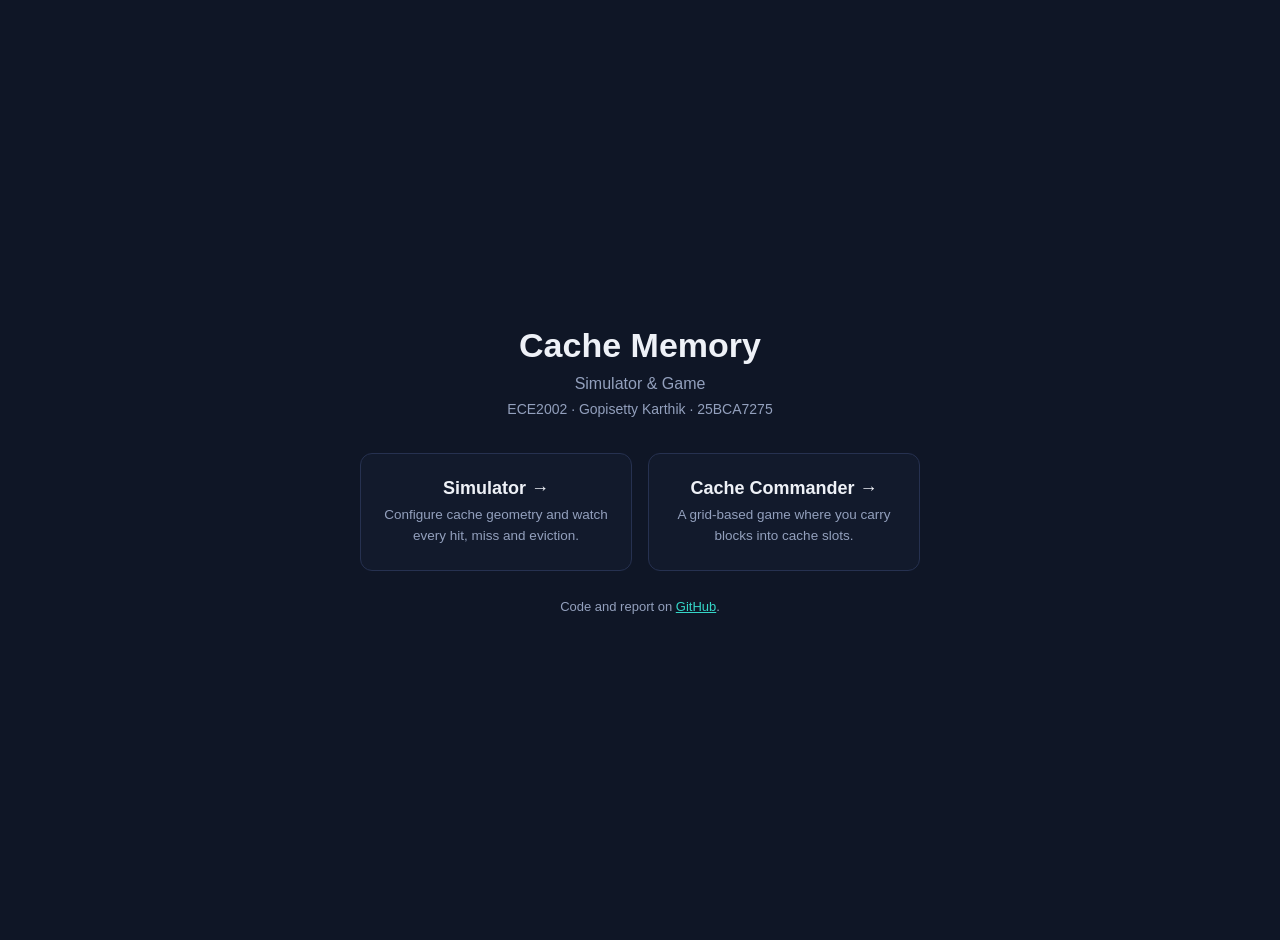
<file: index.html>
<!DOCTYPE html>
<html lang="en">
<head>
<meta charset="UTF-8">
<meta name="viewport" content="width=device-width,initial-scale=1">
<title>Cache Memory — Simulator & Game</title>
<style>
  body{margin:0;min-height:100vh;display:flex;align-items:center;justify-content:center;
    font-family:-apple-system,BlinkMacSystemFont,"Segoe UI",sans-serif;
    background:#0f1626;color:#eef1f7;padding:20px}
  .box{max-width:560px;text-align:center}
  h1{font-size:34px;margin:0 0 10px}
  .sub{color:#93a0bd;margin-bottom:8px}
  .meta{color:#93a0bd;font-size:14px;margin-bottom:36px}
  .cards{display:grid;gap:16px;grid-template-columns:1fr 1fr}
  @media(max-width:500px){.cards{grid-template-columns:1fr}}
  a.card{display:block;padding:24px 20px;background:#121a2c;border:1px solid #263150;
    border-radius:12px;color:#eef1f7;text-decoration:none;transition:border-color .15s}
  a.card:hover{border-color:#35d6c8}
  a.card b{display:block;font-size:18px;margin-bottom:6px}
  a.card span{color:#93a0bd;font-size:13.5px;line-height:1.5}
  .foot{margin-top:28px;font-size:13px;color:#93a0bd}
  .foot a{color:#35d6c8}
</style>
</head>
<body>
<div class="box">
  <h1>Cache Memory</h1>
  <div class="sub">Simulator &amp; Game</div>
  <div class="meta">ECE2002 · Gopisetty Karthik · 25BCA7275</div>
  <div class="cards">
    <a class="card" href="./simulator/">
      <b>Simulator →</b>
      <span>Configure cache geometry and watch every hit, miss and eviction.</span>
    </a>
    <a class="card" href="./cache-commander/">
      <b>Cache Commander →</b>
      <span>A grid-based game where you carry blocks into cache slots.</span>
    </a>
  </div>
  <div class="foot">
    Code and report on <a href="https://github.com/gopisettykarthik/cache_sim">GitHub</a>.
  </div>
</div>
</body>
</html>
</file>
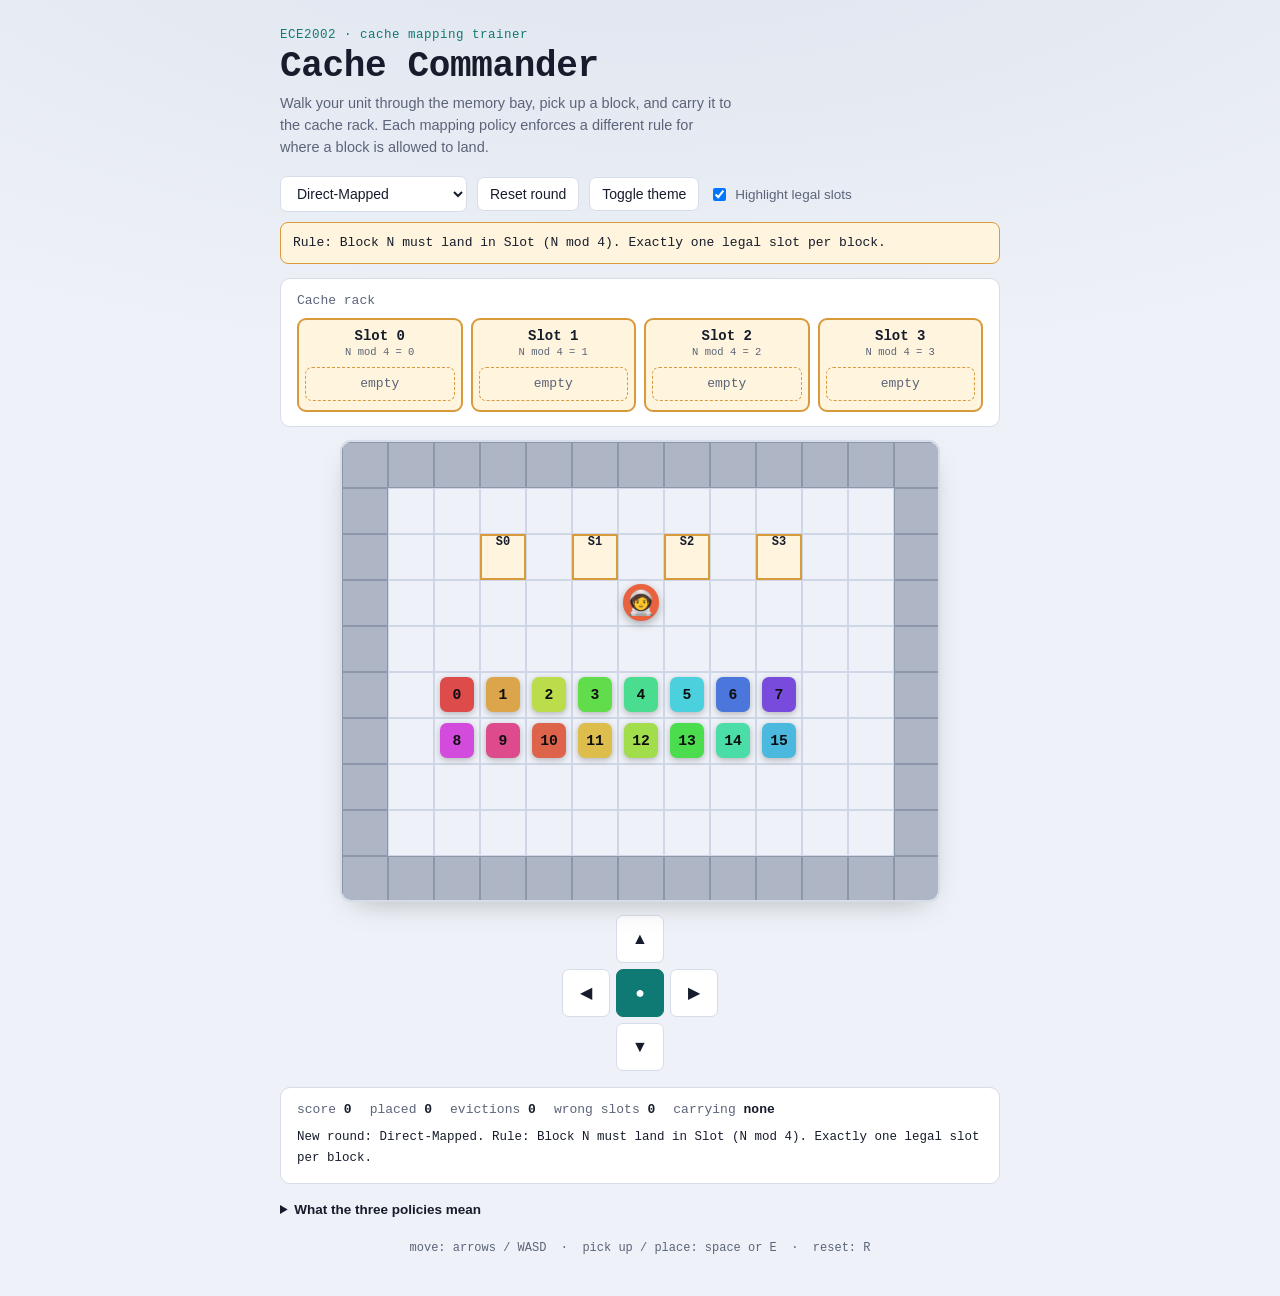
<file: cache-commander/index.html>
<!DOCTYPE html>
<html lang="en">
<head>
  <meta charset="UTF-8">
  <meta name="viewport" content="width=device-width, initial-scale=1">
  <title>Cache Commander</title>
  <link rel="stylesheet" href="style.css">
</head>
<body>
  <div class="wrap">

    <header>
      <div class="kicker">ECE2002 · cache mapping trainer</div>
      <h1>Cache Commander</h1>
      <p class="lede">Walk your unit through the memory bay, pick up a block, and carry it to the cache rack. Each mapping policy enforces a different rule for where a block is allowed to land.</p>
    </header>

    <div class="control-row">
      <select id="policySelect" aria-label="Mapping policy">
        <option value="direct">Direct-Mapped</option>
        <option value="full">Fully Associative</option>
        <option value="set2">2-Way Set-Associative</option>
      </select>
      <button id="resetBtn">Reset round</button>
      <button id="themeBtn">Toggle theme</button>
      <label class="hint-toggle">
        <input type="checkbox" id="hintToggle" checked> Highlight legal slots
      </label>
    </div>

    <div class="rule" id="ruleText"></div>

    <!-- Cache rack: slot number + the block currently inside -->
    <section class="panel rack-panel">
      <div class="panel-title">Cache rack</div>
      <div class="rack" id="rack"></div>
    </section>

    <div id="fieldOuter">
      <div id="gridWrap">
        <div id="field"></div>
        <div id="overlay"></div>
      </div>
    </div>

    <div class="touch">
      <button class="tc-up" data-dir="up" aria-label="Up">▲</button>
      <button class="tc-left" data-dir="left" aria-label="Left">◀</button>
      <button class="tc-act" id="actBtn" aria-label="Pick up or place">●</button>
      <button class="tc-right" data-dir="right" aria-label="Right">▶</button>
      <button class="tc-down" data-dir="down" aria-label="Down">▼</button>
    </div>

    <div class="panel">
      <div class="stats-row">
        <span>score <b id="statScore">0</b></span>
        <span>placed <b id="statPlaced">0</b></span>
        <span>evictions <b id="statEvict">0</b></span>
        <span>wrong slots <b id="statWrong">0</b></span>
        <span>carrying <b id="statCarry">none</b></span>
      </div>
      <div id="log"></div>
    </div>

    <details>
      <summary>What the three policies mean</summary>
      <p><b>Direct-Mapped</b> — each block has exactly one legal slot, given by (block address) mod (number of slots). Simple and fast, but two blocks that share a slot keep evicting each other.</p>
      <p><b>Fully Associative</b> — a block can land in any slot. You decide which occupant gets evicted once the rack is full, so you act as the replacement policy.</p>
      <p><b>2-Way Set-Associative</b> — slots are paired into sets. A block maps to one set, by address mod number of sets, but either slot in that set will accept it. A middle ground between the other two schemes.</p>
    </details>

    <footer>move: arrows / WASD &nbsp;·&nbsp; pick up / place: space or E &nbsp;·&nbsp; reset: R</footer>
  </div>

  <script src="script.js"></script>
</body>
</html>
</file>
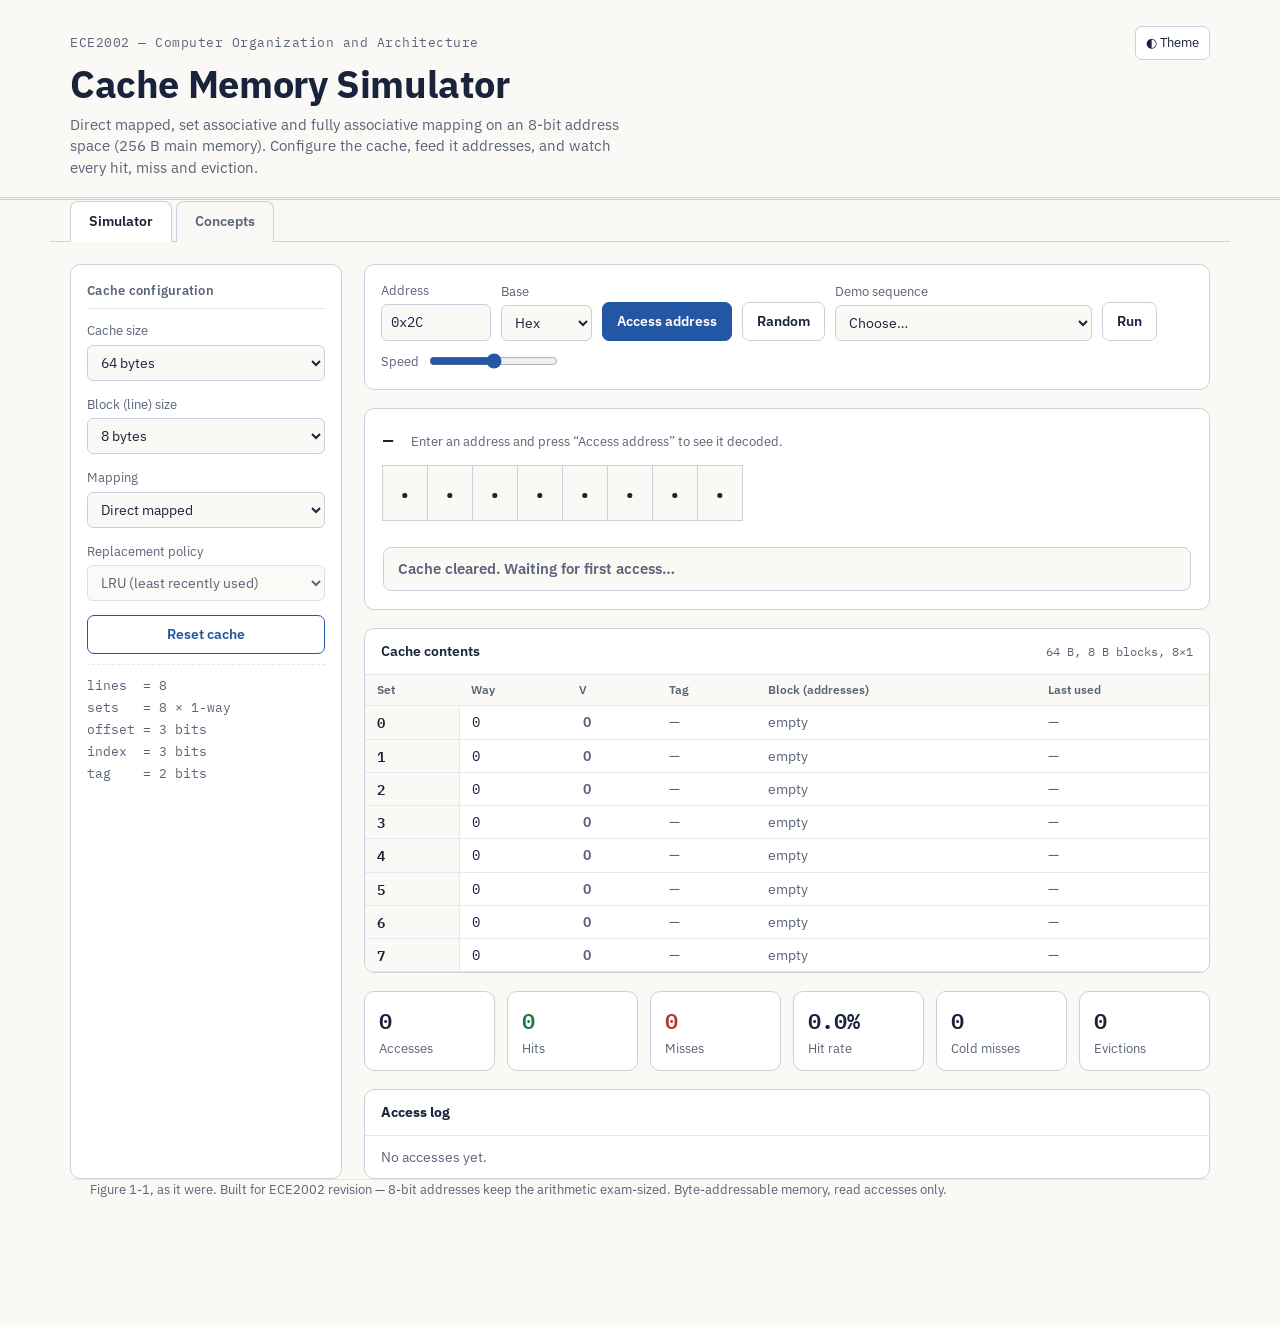
<file: simulator/index.html>
<!DOCTYPE html>
<html lang="en">
<head>
<meta charset="UTF-8">
<meta name="viewport" content="width=device-width, initial-scale=1, viewport-fit=cover">
<title>Cache Memory Simulator — ECE2002</title>
<link rel="stylesheet" href="https://fonts.googleapis.com/css2?family=IBM+Plex+Sans:wght@400;500;600;700&family=IBM+Plex+Mono:wght@400;500;600&display=swap">
<style>
:root{
  --paper:#FAF9F5; --panel:#FFFFFF; --ink:#19233B; --ink-dim:#5A6478;
  --line:#CBD1DC; --line-soft:#E4E8EF;
  --blue:#2456A6; --blue-ink:#1B3E78; --blue-soft:#E7EDF8;
  --tag-c:#2456A6; --tag-bg:#E3EAF7;
  --idx-c:#A05E14; --idx-bg:#F7EAD8;
  --off-c:#1F7A6B; --off-bg:#DFF0EC;
  --hit:#1E7A46; --hit-bg:#E0F1E6;
  --miss:#B03A2E; --miss-bg:#F8E5E1;
  --flash:#FFF3C9;
  box-sizing:border-box;
  padding-top:env(safe-area-inset-top,0px);
  padding-bottom:env(safe-area-inset-bottom,0px);
}
@media (prefers-color-scheme: dark){
  :root:not([data-theme="light"]){
    color-scheme:dark;
    --paper:#111826; --panel:#192232; --ink:#E7EBF3; --ink-dim:#9AA5BC;
    --line:#32405C; --line-soft:#243049;
    --blue:#82A9E9; --blue-ink:#A9C4F2; --blue-soft:#1C2A45;
    --tag-c:#8FB2EC; --tag-bg:#1D2C4A;
    --idx-c:#E2A75B; --idx-bg:#3A2B14;
    --off-c:#5EC7B2; --off-bg:#143430;
    --hit:#5FCE8E; --hit-bg:#153122;
    --miss:#E8796C; --miss-bg:#3C1C17;
    --flash:#3A3417;
  }
}
:root[data-theme="dark"]{
  color-scheme:dark;
  --paper:#111826; --panel:#192232; --ink:#E7EBF3; --ink-dim:#9AA5BC;
  --line:#32405C; --line-soft:#243049;
  --blue:#82A9E9; --blue-ink:#A9C4F2; --blue-soft:#1C2A45;
  --tag-c:#8FB2EC; --tag-bg:#1D2C4A;
  --idx-c:#E2A75B; --idx-bg:#3A2B14;
  --off-c:#5EC7B2; --off-bg:#143430;
  --hit:#5FCE8E; --hit-bg:#153122;
  --miss:#E8796C; --miss-bg:#3C1C17;
  --flash:#3A3417;
}
html{scroll-padding-top:env(safe-area-inset-top,0px);height:100%}
*,*::before,*::after{box-sizing:inherit}
body{
  margin:0; background:var(--paper); color:var(--ink);
  font-family:"IBM Plex Sans",system-ui,-apple-system,"Segoe UI",sans-serif;
  font-size:15px; line-height:1.5;
}
.mono{font-family:"IBM Plex Mono","SFMono-Regular",Consolas,monospace}
.wrap{max-width:1180px;margin:0 auto;padding:0 20px 64px}

/* ---------- header: datasheet title block ---------- */
header{border-bottom:3px double var(--line);margin-bottom:0}
.title-block{
  max-width:1180px;margin:0 auto;padding:26px 20px 18px;
  display:flex;flex-wrap:wrap;gap:8px 24px;align-items:baseline;justify-content:space-between;
}
.part-no{font-family:"IBM Plex Mono",monospace;font-size:13px;color:var(--ink-dim);letter-spacing:.04em}
h1{font-size:clamp(26px,4.5vw,38px);font-weight:700;margin:2px 0 0;letter-spacing:-.01em}
.subtitle{color:var(--ink-dim);font-size:14.5px;margin-top:2px;max-width:62ch}
.hdr-right{display:flex;align-items:center;gap:10px}

/* ---------- tabs ---------- */
.tabs{max-width:1180px;margin:0 auto;padding:0 20px;display:flex;gap:4px;border-bottom:1px solid var(--line)}
.tab{
  appearance:none;border:1px solid var(--line);border-bottom:none;background:var(--paper);
  color:var(--ink-dim);font:inherit;font-weight:600;font-size:14px;
  padding:9px 18px;border-radius:8px 8px 0 0;cursor:pointer;position:relative;top:1px;
}
.tab[aria-selected="true"]{background:var(--panel);color:var(--ink);border-bottom:1px solid var(--panel)}
.tab:focus-visible{outline:2px solid var(--blue);outline-offset:2px}

/* ---------- layout ---------- */
.sim-grid{display:grid;grid-template-columns:272px 1fr;gap:22px;margin-top:22px}
@media(max-width:860px){.sim-grid{grid-template-columns:1fr}}
.panel{background:var(--panel);border:1px solid var(--line);border-radius:10px;padding:16px 16px 18px}
.panel h2{font-size:13px;font-weight:600;color:var(--ink-dim);margin:0 0 12px;letter-spacing:.02em;border-bottom:1px solid var(--line-soft);padding-bottom:8px}
fieldset{border:none;margin:0 0 14px;padding:0}
fieldset legend{font-size:13px;font-weight:600;margin-bottom:6px;padding:0}
label{display:block;font-size:13px;margin-bottom:4px;color:var(--ink-dim)}
select,input[type="text"]{
  width:100%;font:inherit;font-size:14px;color:var(--ink);background:var(--paper);
  border:1px solid var(--line);border-radius:6px;padding:7px 9px;
}
select:focus-visible,input:focus-visible,button:focus-visible{outline:2px solid var(--blue);outline-offset:1px}
.cfg-note{font-size:12.5px;color:var(--ink-dim);margin-top:10px;border-top:1px dashed var(--line-soft);padding-top:10px}
.cfg-note b{color:var(--ink)}
.derived{font-family:"IBM Plex Mono",monospace;font-size:12.5px;line-height:1.75}
.derived span{display:inline-block;min-width:1.4em}

/* ---------- buttons ---------- */
button.btn{
  appearance:none;font:inherit;font-weight:600;font-size:14px;cursor:pointer;
  border-radius:7px;padding:8px 14px;border:1px solid var(--blue);
  background:var(--blue);color:#fff;transition:filter .12s;
}
:root[data-theme="dark"] button.btn, html body button.btn.dark-fix{color:#fff}
button.btn:hover{filter:brightness(1.08)}
button.btn.ghost{background:var(--panel);color:var(--blue);border-color:var(--blue)}
button.btn.quiet{background:var(--panel);color:var(--ink);border-color:var(--line)}
button.btn:disabled{opacity:.45;cursor:not-allowed}
.icon-btn{appearance:none;border:1px solid var(--line);background:var(--panel);color:var(--ink);
  border-radius:7px;font:inherit;font-size:13px;padding:6px 10px;cursor:pointer}

/* ---------- access bar ---------- */
.access-bar{display:flex;flex-wrap:wrap;gap:10px;align-items:flex-end}
.access-bar .field{flex:0 0 auto}
.access-bar input[type="text"]{width:110px;font-family:"IBM Plex Mono",monospace}
.access-bar select{width:auto}
.spacer{flex:1}
.speed{display:flex;align-items:center;gap:8px;font-size:13px;color:var(--ink-dim)}
.speed input{accent-color:var(--blue)}

/* ---------- decode strip (hero) ---------- */
.decode{margin-top:18px;border:1px solid var(--line);border-radius:10px;background:var(--panel);padding:18px;overflow-x:auto}
.decode-top{display:flex;flex-wrap:wrap;gap:6px 18px;align-items:baseline;margin-bottom:12px}
.decode-top .addr{font-family:"IBM Plex Mono",monospace;font-size:17px;font-weight:600}
.decode-top .meaning{font-size:13px;color:var(--ink-dim)}
.bits{display:flex;gap:0;width:max-content}
.bit{
  font-family:"IBM Plex Mono",monospace;font-size:clamp(18px,3.2vw,26px);font-weight:600;
  width:clamp(34px,6vw,46px);height:clamp(44px,7vw,56px);
  display:flex;align-items:center;justify-content:center;
  border:1px solid var(--line);margin-left:-1px;background:var(--paper);
  transition:background .25s,color .25s,border-color .25s;
}
.bit.tag{background:var(--tag-bg);color:var(--tag-c);border-color:var(--tag-c)}
.bit.idx{background:var(--idx-bg);color:var(--idx-c);border-color:var(--idx-c)}
.bit.off{background:var(--off-bg);color:var(--off-c);border-color:var(--off-c)}
.legend{display:flex;flex-wrap:wrap;gap:8px 20px;margin-top:12px;font-size:13.5px}
.legend .chip{display:inline-flex;align-items:center;gap:7px}
.swatch{width:13px;height:13px;border-radius:3px;display:inline-block}
.legend .val{font-family:"IBM Plex Mono",monospace;font-weight:600}
.result{
  margin-top:14px;border-radius:8px;padding:10px 14px;font-weight:600;font-size:15px;
  border:1px solid var(--line);background:var(--paper);color:var(--ink-dim);
  transition:background .25s,color .25s,border-color .25s;
}
.result.hit{background:var(--hit-bg);border-color:var(--hit);color:var(--hit)}
.result.miss{background:var(--miss-bg);border-color:var(--miss);color:var(--miss)}
.result .sub{display:block;font-weight:400;font-size:13px;margin-top:2px}

/* ---------- cache table ---------- */
.table-wrap{margin-top:18px;border:1px solid var(--line);border-radius:10px;background:var(--panel);overflow:hidden}
.table-head{display:flex;justify-content:space-between;align-items:center;padding:12px 16px;border-bottom:1px solid var(--line-soft)}
.table-head h2{margin:0;font-size:14px;font-weight:600}
.table-scroll{overflow-x:auto}
table.cache{border-collapse:collapse;width:100%;font-size:13.5px}
table.cache th,table.cache td{padding:6px 12px;border-bottom:1px solid var(--line-soft);text-align:left;white-space:nowrap}
table.cache th{font-size:12px;font-weight:600;color:var(--ink-dim);background:var(--paper);position:sticky;top:0}
table.cache td.setcell{font-family:"IBM Plex Mono",monospace;font-weight:600;border-right:1px solid var(--line-soft);background:var(--paper)}
table.cache .mono-c{font-family:"IBM Plex Mono",monospace}
tr.row-target{background:var(--blue-soft)}
tr.row-hit{background:var(--hit-bg)}
tr.row-miss{background:var(--miss-bg)}
tr.row-fill{background:var(--flash)}
td.empty{color:var(--ink-dim)}
.vbit{display:inline-block;min-width:1.2em;text-align:center;font-weight:600}
.vbit.v1{color:var(--hit)}
.vbit.v0{color:var(--ink-dim)}

/* ---------- stats ---------- */
.stats{display:grid;grid-template-columns:repeat(auto-fit,minmax(120px,1fr));gap:12px;margin-top:18px}
.stat{background:var(--panel);border:1px solid var(--line);border-radius:10px;padding:12px 14px}
.stat .num{font-family:"IBM Plex Mono",monospace;font-size:22px;font-weight:600}
.stat .lbl{font-size:12.5px;color:var(--ink-dim);margin-top:2px}
.stat.hitc .num{color:var(--hit)} .stat.missc .num{color:var(--miss)}

/* ---------- log ---------- */
.log-wrap{margin-top:18px;background:var(--panel);border:1px solid var(--line);border-radius:10px}
.log-wrap h2{margin:0;padding:12px 16px;font-size:14px;border-bottom:1px solid var(--line-soft)}
.log{list-style:none;margin:0;padding:6px 0;max-height:260px;overflow-y:auto;font-size:13px}
.log li{padding:5px 16px;display:flex;flex-wrap:wrap;gap:6px 12px;align-items:baseline;border-bottom:1px dashed var(--line-soft)}
.log li:last-child{border-bottom:none}
.log .n{color:var(--ink-dim);font-family:"IBM Plex Mono",monospace;min-width:3ch}
.log .a{font-family:"IBM Plex Mono",monospace;font-weight:600}
.log .seg{font-family:"IBM Plex Mono",monospace}
.log .seg .t{color:var(--tag-c)} .log .seg .i{color:var(--idx-c)} .log .seg .o{color:var(--off-c)}
.log .res{font-weight:600}
.log .res.h{color:var(--hit)} .log .res.m{color:var(--miss)}
.log .ev{color:var(--ink-dim)}
.log-empty{padding:14px 16px;color:var(--ink-dim);font-size:13.5px}

/* ---------- concepts ---------- */
.concepts{margin-top:22px;display:grid;gap:18px}
.concept{background:var(--panel);border:1px solid var(--line);border-radius:10px;padding:18px 20px}
.concept h2{margin:0 0 8px;font-size:18px}
.concept h3{margin:16px 0 6px;font-size:15px}
.concept p{margin:6px 0;max-width:74ch}
.concept .fig{margin:12px 0 4px;overflow-x:auto}
.formula{
  font-family:"IBM Plex Mono",monospace;font-size:13.5px;background:var(--paper);
  border:1px solid var(--line-soft);border-radius:8px;padding:12px 14px;line-height:1.9;overflow-x:auto;
}
.formula b{color:var(--blue-ink)}
.map-grid{display:grid;grid-template-columns:repeat(auto-fit,minmax(280px,1fr));gap:18px}
.k-tag{color:var(--tag-c);font-weight:600} .k-idx{color:var(--idx-c);font-weight:600} .k-off{color:var(--off-c);font-weight:600}
svg text{font-family:"IBM Plex Mono",monospace}
.pol-list{margin:6px 0 0;padding-left:20px}
.pol-list li{margin-bottom:6px;max-width:72ch}
footer{margin-top:40px;color:var(--ink-dim);font-size:12.5px;border-top:1px solid var(--line-soft);padding-top:14px}
@media (prefers-reduced-motion: reduce){
  *{transition:none !important}
}
</style>
</head>
<body>
<header>
  <div class="title-block">
    <div>
      <div class="part-no mono">ECE2002 — Computer Organization and Architecture</div>
      <h1>Cache Memory Simulator</h1>
      <div class="subtitle">Direct mapped, set associative and fully associative mapping on an 8-bit address space (256 B main memory). Configure the cache, feed it addresses, and watch every hit, miss and eviction.</div>
    </div>
    <div class="hdr-right">
      <button class="icon-btn" id="themeBtn" aria-label="Toggle color theme">◐ Theme</button>
    </div>
  </div>
</header>

<div class="tabs" role="tablist">
  <button class="tab" id="tabSim" role="tab" aria-selected="true" aria-controls="viewSim">Simulator</button>
  <button class="tab" id="tabCon" role="tab" aria-selected="false" aria-controls="viewCon">Concepts</button>
</div>

<main class="wrap">

<!-- ================= SIMULATOR ================= -->
<section id="viewSim" role="tabpanel" aria-labelledby="tabSim">
  <div class="sim-grid">
    <!-- config -->
    <aside class="panel" aria-label="Cache configuration">
      <h2>Cache configuration</h2>
      <fieldset>
        <label for="cfgSize">Cache size</label>
        <select id="cfgSize">
          <option value="32">32 bytes</option>
          <option value="64" selected>64 bytes</option>
          <option value="128">128 bytes</option>
        </select>
      </fieldset>
      <fieldset>
        <label for="cfgBlock">Block (line) size</label>
        <select id="cfgBlock">
          <option value="4">4 bytes</option>
          <option value="8" selected>8 bytes</option>
          <option value="16">16 bytes</option>
        </select>
      </fieldset>
      <fieldset>
        <label for="cfgMap">Mapping</label>
        <select id="cfgMap">
          <option value="1" selected>Direct mapped</option>
          <option value="2">2-way set associative</option>
          <option value="4">4-way set associative</option>
          <option value="full">Fully associative</option>
        </select>
      </fieldset>
      <fieldset>
        <label for="cfgPol">Replacement policy</label>
        <select id="cfgPol">
          <option value="LRU" selected>LRU (least recently used)</option>
          <option value="FIFO">FIFO (first in, first out)</option>
          <option value="RAND">Random</option>
        </select>
      </fieldset>
      <button class="btn ghost" id="btnReset" style="width:100%">Reset cache</button>
      <div class="cfg-note">
        <div class="derived" id="derived"></div>
      </div>
    </aside>

    <!-- sim area -->
    <div>
      <div class="panel">
        <div class="access-bar">
          <div class="field">
            <label for="addrIn">Address</label>
            <input type="text" id="addrIn" value="0x2C" spellcheck="false" autocomplete="off">
          </div>
          <div class="field">
            <label for="addrBase">Base</label>
            <select id="addrBase">
              <option value="16" selected>Hex</option>
              <option value="10">Decimal</option>
            </select>
          </div>
          <button class="btn" id="btnAccess">Access address</button>
          <button class="btn quiet" id="btnRandom">Random</button>
          <div class="field">
            <label for="presetSel">Demo sequence</label>
            <select id="presetSel">
              <option value="">Choose…</option>
              <option value="seq">Sequential sweep (spatial locality)</option>
              <option value="loop">Loop ×2 (temporal locality)</option>
              <option value="thrash">Conflict thrash</option>
            </select>
          </div>
          <button class="btn quiet" id="btnRunPreset">Run</button>
          <div class="spacer"></div>
          <div class="speed">
            <label for="speedIn" style="margin:0">Speed</label>
            <input type="range" id="speedIn" min="120" max="1200" step="20" value="650">
          </div>
        </div>
      </div>

      <!-- decode strip -->
      <div class="decode" aria-live="polite">
        <div class="decode-top">
          <span class="addr" id="decAddr">—</span>
          <span class="meaning" id="decMeaning">Enter an address and press “Access address” to see it decoded.</span>
        </div>
        <div class="bits" id="bitRow"></div>
        <div class="legend" id="legend"></div>
        <div class="result" id="resultBox">Waiting for first access…</div>
      </div>

      <!-- cache table -->
      <div class="table-wrap">
        <div class="table-head">
          <h2>Cache contents</h2>
          <span class="mono" style="font-size:12px;color:var(--ink-dim)" id="tblMeta"></span>
        </div>
        <div class="table-scroll">
          <table class="cache" id="cacheTbl"></table>
        </div>
      </div>

      <!-- stats -->
      <div class="stats" id="stats"></div>

      <!-- log -->
      <div class="log-wrap">
        <h2>Access log</h2>
        <ul class="log" id="log"><li class="log-empty">No accesses yet.</li></ul>
      </div>
    </div>
  </div>
</section>

<!-- ================= CONCEPTS ================= -->
<section id="viewCon" role="tabpanel" aria-labelledby="tabCon" hidden>
  <div class="concepts">

    <div class="concept">
      <h2>Why a cache?</h2>
      <p>Main memory is big but slow; the CPU is fast but needs data now. A cache is a small, fast memory that keeps copies of recently used blocks so that most accesses are served in a few cycles instead of dozens. It works because programs show <strong>temporal locality</strong> (what you used recently, you’ll likely use again) and <strong>spatial locality</strong> (data near what you just used is likely next). A <strong>hit</strong> means the block is already in the cache; a <strong>miss</strong> means it must be fetched from main memory, and possibly evict an existing block to make room.</p>
    </div>

    <div class="concept">
      <h2>How an address is split</h2>
      <p>Every memory address is carved into three fields. From the right: the <span class="k-off">offset</span> selects a byte inside the block, the <span class="k-idx">index</span> selects which set of the cache to look in, and whatever remains is the <span class="k-tag">tag</span>, stored alongside the data so the cache can tell blocks apart.</p>
      <div class="formula" id="formulaBox"></div>
      <p id="formulaWorked" style="font-size:13.5px"></p>
    </div>

    <div class="concept">
      <h2>The three mapping schemes</h2>
      <div class="map-grid">
        <div>
          <h3>Direct mapped</h3>
          <p>Each memory block can live in exactly <strong>one</strong> line: <span class="mono">line = block mod (number of lines)</span>. Cheapest to build and fastest to check, but two hot blocks that share a line keep kicking each other out — a <strong>conflict miss</strong>.</p>
          <div class="fig">
            <svg width="280" height="120" viewBox="0 0 280 120" role="img" aria-label="Direct mapped: one block maps to one line">
              <rect x="10" y="20" width="60" height="80" fill="none" stroke="currentColor"/>
              <text x="40" y="14" font-size="11" text-anchor="middle">memory</text>
              <line x1="10" y1="40" x2="70" y2="40" stroke="currentColor"/>
              <line x1="10" y1="60" x2="70" y2="60" stroke="currentColor"/>
              <line x1="10" y1="80" x2="70" y2="80" stroke="currentColor"/>
              <rect x="200" y="35" width="60" height="50" fill="none" stroke="currentColor"/>
              <text x="230" y="29" font-size="11" text-anchor="middle">cache</text>
              <line x1="200" y1="60" x2="260" y2="60" stroke="currentColor"/>
              <path d="M70 30 C140 30 150 47 198 47" fill="none" stroke="#2456A6" stroke-width="2"/>
              <path d="M70 90 C140 90 150 73 198 73" fill="none" stroke="#2456A6" stroke-width="2"/>
            </svg>
          </div>
        </div>
        <div>
          <h3>Set associative</h3>
          <p>The cache is grouped into <strong>sets</strong> of k lines (k-way). A block maps to one set but may sit in <strong>any way</strong> within it: <span class="mono">set = block mod (number of sets)</span>. On a miss with a full set, the replacement policy picks the victim. The sweet spot used by real CPUs.</p>
          <div class="fig">
            <svg width="280" height="120" viewBox="0 0 280 120" role="img" aria-label="Set associative: one block maps to one set of several ways">
              <rect x="10" y="20" width="60" height="80" fill="none" stroke="currentColor"/>
              <text x="40" y="14" font-size="11" text-anchor="middle">memory</text>
              <line x1="10" y1="60" x2="70" y2="60" stroke="currentColor"/>
              <rect x="200" y="25" width="60" height="34" fill="none" stroke="#A05E14" stroke-width="1.6"/>
              <line x1="200" y1="42" x2="260" y2="42" stroke="currentColor"/>
              <rect x="200" y="63" width="60" height="34" fill="none" stroke="currentColor"/>
              <line x1="200" y1="80" x2="260" y2="80" stroke="currentColor"/>
              <text x="230" y="112" font-size="11" text-anchor="middle">2 sets × 2 ways</text>
              <path d="M70 40 C130 40 140 33 198 33" fill="none" stroke="#2456A6" stroke-width="2"/>
              <path d="M70 40 C130 40 140 51 198 51" fill="none" stroke="#2456A6" stroke-width="2" stroke-dasharray="4 3"/>
            </svg>
          </div>
        </div>
        <div>
          <h3>Fully associative</h3>
          <p>A block may go in <strong>any</strong> line — there is only one set, so the index field disappears and the address is just <span class="k-tag">tag</span> + <span class="k-off">offset</span>. No conflict misses, but every line’s tag must be compared in parallel, which is expensive hardware. Used for small structures like TLBs.</p>
          <div class="fig">
            <svg width="280" height="120" viewBox="0 0 280 120" role="img" aria-label="Fully associative: a block can go to any line">
              <rect x="10" y="20" width="60" height="80" fill="none" stroke="currentColor"/>
              <text x="40" y="14" font-size="11" text-anchor="middle">memory</text>
              <rect x="200" y="25" width="60" height="72" fill="none" stroke="currentColor"/>
              <line x1="200" y1="49" x2="260" y2="49" stroke="currentColor"/>
              <line x1="200" y1="73" x2="260" y2="73" stroke="currentColor"/>
              <text x="230" y="112" font-size="11" text-anchor="middle">any line</text>
              <path d="M70 40 C130 36 140 34 198 34" fill="none" stroke="#2456A6" stroke-width="2"/>
              <path d="M70 40 C130 48 140 58 198 60" fill="none" stroke="#2456A6" stroke-width="2" stroke-dasharray="4 3"/>
              <path d="M70 40 C130 60 140 82 198 86" fill="none" stroke="#2456A6" stroke-width="2" stroke-dasharray="2 4"/>
            </svg>
          </div>
        </div>
      </div>
    </div>

    <div class="concept">
      <h2>Replacement policies</h2>
      <p>When a set is full and a new block arrives, one resident block must go. The simulator implements all three classics:</p>
      <ul class="pol-list">
        <li><strong>LRU</strong> — evict the block untouched for the longest time. Best exploits temporal locality; needs usage tracking per line.</li>
        <li><strong>FIFO</strong> — evict the block that was <em>loaded</em> earliest, regardless of how recently it was used. Simpler hardware, slightly worse hit rates.</li>
        <li><strong>Random</strong> — pick any resident block. Surprisingly competitive, and immune to pathological access patterns.</li>
      </ul>
      <p style="margin-top:10px">Note that a direct-mapped cache has no choice to make — the incoming block’s one legal line is always the victim.</p>
    </div>

    <div class="concept">
      <h2>Reading the misses</h2>
      <p>The log labels each miss. A <strong>cold (compulsory) miss</strong> is the first-ever access to a block — unavoidable. Any later miss means the block was in the cache once and got evicted: either a <strong>conflict miss</strong> (another block mapped onto it) or a <strong>capacity miss</strong> (the working set simply doesn’t fit). Try the “Conflict thrash” demo under direct mapping, then re-run it 2-way — the misses vanish. That single comparison is the whole argument for associativity.</p>
    </div>

  </div>
</section>

<footer class="wrap">Figure 1-1, as it were. Built for ECE2002 revision — 8-bit addresses keep the arithmetic exam-sized. Byte-addressable memory, read accesses only.</footer>
</main>

<script>
"use strict";
/* ============ state ============ */
const ADDR_BITS = 8, MEM = 256;
let cfg = { size:64, block:8, ways:1, pol:"LRU" };
let cache = [];          // sets -> ways -> {valid, tag, loadedAt, lastUsed, blockAddr}
let clockN = 0;          // monotonic counter for LRU/FIFO
let stats = { acc:0, hit:0, miss:0, cold:0, evict:0 };
let seenBlocks = new Set();
let logN = 0;
let busy = false;

const $ = id => document.getElementById(id);
const log2 = n => Math.round(Math.log2(n));
const reduced = matchMedia("(prefers-reduced-motion: reduce)").matches;

function geom(){
  const lines = cfg.size / cfg.block;
  const ways = cfg.ways === "full" ? lines : Math.min(cfg.ways, lines);
  const sets = lines / ways;
  const offB = log2(cfg.block), idxB = log2(sets), tagB = ADDR_BITS - offB - idxB;
  return { lines, ways, sets, offB, idxB, tagB };
}

function resetCache(){
  const g = geom();
  cache = Array.from({length:g.sets}, () =>
    Array.from({length:g.ways}, () => ({valid:0, tag:0, loadedAt:0, lastUsed:0, blockAddr:0})));
  clockN = 0; stats = {acc:0,hit:0,miss:0,cold:0,evict:0}; seenBlocks.clear(); logN = 0;
  $("log").innerHTML = '<li class="log-empty">No accesses yet.</li>';
  $("resultBox").className = "result";
  $("resultBox").textContent = "Cache cleared. Waiting for first access…";
  $("decAddr").textContent = "—";
  $("decMeaning").textContent = "Enter an address and press “Access address” to see it decoded.";
  renderBits(null); renderLegend(null); renderTable(); renderStats(); renderDerived();
}

/* ============ rendering ============ */
function renderDerived(){
  const g = geom();
  $("derived").innerHTML =
    `lines&nbsp;&nbsp;= ${g.lines}<br>` +
    `sets&nbsp;&nbsp;&nbsp;= ${g.sets} × ${g.ways}-way<br>` +
    `offset = ${g.offB} bit${g.offB!==1?"s":""}<br>` +
    `index&nbsp;&nbsp;= ${g.idxB} bit${g.idxB!==1?"s":""}<br>` +
    `tag&nbsp;&nbsp;&nbsp;&nbsp;= ${g.tagB} bit${g.tagB!==1?"s":""}`;
  $("tblMeta").textContent = `${cfg.size} B, ${cfg.block} B blocks, ${g.sets}×${g.ways}`;
  $("cfgPol").disabled = (g.ways === 1);
  renderFormula(g);
}

function renderBits(split){
  const row = $("bitRow"); row.innerHTML = "";
  const g = geom();
  for (let i = ADDR_BITS-1; i >= 0; i--){
    const d = document.createElement("div");
    d.className = "bit";
    if (split){
      d.textContent = (split.addr >> i) & 1;
      if (i >= g.offB + g.idxB) d.classList.add("tag");
      else if (i >= g.offB) d.classList.add("idx");
      else d.classList.add("off");
    } else d.textContent = "·";
    row.appendChild(d);
  }
}

function renderLegend(split){
  const g = geom(), L = $("legend");
  if (!split){ L.innerHTML = ""; return; }
  const seg = (css,name,bits,val) => bits > 0 ?
    `<span class="chip"><span class="swatch" style="background:var(--${css}-c)"></span>${name} (${bits}b) = <span class="val">${val}</span></span>` : "";
  L.innerHTML =
    seg("tag","tag",g.tagB, split.tag) +
    seg("idx","set index",g.idxB, split.set) +
    seg("off","offset",g.offB, split.off);
}

function renderTable(hl){
  const g = geom(), t = $("cacheTbl");
  let h = `<thead><tr><th>Set</th><th>Way</th><th>V</th><th>Tag</th><th>Block (addresses)</th><th>${cfg.pol==="FIFO"?"Loaded":"Last used"}</th></tr></thead><tbody>`;
  for (let s = 0; s < g.sets; s++){
    for (let w = 0; w < g.ways; w++){
      const L = cache[s][w];
      let cls = "";
      if (hl && hl.set === s){
        cls = (hl.way === w) ? ` class="row-${hl.kind}"` : ` class="row-target"`;
      }
      h += `<tr${cls}>`;
      if (w === 0) h += `<td class="setcell" rowspan="${g.ways}">${s}</td>`;
      h += `<td class="mono-c">${w}</td>`;
      h += `<td><span class="vbit ${L.valid?"v1":"v0"}">${L.valid}</span></td>`;
      if (L.valid){
        const lo = L.blockAddr, hi = L.blockAddr + cfg.block - 1;
        h += `<td class="mono-c">${toBin(L.tag, g.tagB)} (0x${L.tag.toString(16).toUpperCase()})</td>`;
        h += `<td class="mono-c">0x${hex(lo)} – 0x${hex(hi)}</td>`;
        h += `<td class="mono-c">t=${cfg.pol==="FIFO"?L.loadedAt:L.lastUsed}</td>`;
      } else {
        h += `<td class="empty">—</td><td class="empty">empty</td><td class="empty">—</td>`;
      }
      h += "</tr>";
    }
  }
  t.innerHTML = h + "</tbody>";
}

function renderStats(){
  const rate = stats.acc ? (100*stats.hit/stats.acc).toFixed(1) : "0.0";
  $("stats").innerHTML =
    stat(stats.acc,"Accesses") +
    stat(stats.hit,"Hits","hitc") +
    stat(stats.miss,"Misses","missc") +
    stat(rate+"%","Hit rate") +
    stat(stats.cold,"Cold misses") +
    stat(stats.evict,"Evictions");
}
const stat = (n,l,c="") => `<div class="stat ${c}"><div class="num">${n}</div><div class="lbl">${l}</div></div>`;

function renderFormula(g){
  $("formulaBox").innerHTML =
    `offset bits = log₂(block size)&nbsp;&nbsp;&nbsp;= log₂(${cfg.block})&nbsp;= <b>${g.offB}</b><br>` +
    `index bits&nbsp; = log₂(number of sets) = log₂(${g.sets})&nbsp;= <b>${g.idxB}</b><br>` +
    `tag bits&nbsp;&nbsp;&nbsp; = address − index − offset = ${ADDR_BITS} − ${g.idxB} − ${g.offB} = <b>${g.tagB}</b>`;
  $("formulaWorked").innerHTML =
    `With the current configuration (${cfg.size} B cache, ${cfg.block} B blocks, ${g.sets} set${g.sets!==1?"s":""} × ${g.ways} way${g.ways!==1?"s":""}), an 8-bit address splits as <span class="k-tag">${g.tagB}-bit tag</span> | <span class="k-idx">${g.idxB}-bit index</span> | <span class="k-off">${g.offB}-bit offset</span>. Switch the configuration in the Simulator tab and this updates.`;
}

function logEntry(split, res){
  if (logN === 0) $("log").innerHTML = "";
  logN++;
  const g = geom();
  const b = toBin(split.addr, ADDR_BITS);
  const segHtml =
    `<span class="t">${b.slice(0, g.tagB)}</span>` +
    (g.idxB ? `<span class="i">${b.slice(g.tagB, g.tagB+g.idxB)}</span>` : "") +
    `<span class="o">${b.slice(g.tagB+g.idxB)}</span>`;
  const li = document.createElement("li");
  li.innerHTML =
    `<span class="n">${logN}</span>` +
    `<span class="a">0x${hex(split.addr)}</span>` +
    `<span class="seg">${segHtml}</span>` +
    `<span>set ${split.set}</span>` +
    `<span class="res ${res.hit?"h":"m"}">${res.hit?"HIT":"MISS"+(res.cold?" (cold)":"")}</span>` +
    (res.evicted !== null ? `<span class="ev">evicted tag ${toBin(res.evicted, g.tagB)} from way ${res.way}</span>` : "");
  $("log").prepend(li);
}

const hex = n => n.toString(16).toUpperCase().padStart(2,"0");
const toBin = (n,w) => w > 0 ? n.toString(2).padStart(w,"0") : "";
const sleep = ms => new Promise(r => setTimeout(r, reduced ? 0 : ms));
const speed = () => 1320 - Number($("speedIn").value);

/* ============ cache logic ============ */
function split(addr){
  const g = geom();
  const off = addr & (cfg.block - 1);
  const blockAddr = addr - off;
  const blockNo = addr >> g.offB;
  const set = g.idxB ? (blockNo & ((1 << g.idxB) - 1)) : 0;
  const tag = blockNo >> g.idxB;
  return { addr, off, set, tag, blockAddr };
}

function lookup(sp){
  const set = cache[sp.set];
  for (let w = 0; w < set.length; w++)
    if (set[w].valid && set[w].tag === sp.tag) return w;
  return -1;
}

function pickVictim(sp){
  const set = cache[sp.set];
  for (let w = 0; w < set.length; w++) if (!set[w].valid) return {way:w, evict:false};
  if (set.length === 1) return {way:0, evict:true};
  let w = 0;
  if (cfg.pol === "RAND") w = Math.floor(Math.random()*set.length);
  else {
    const key = cfg.pol === "FIFO" ? "loadedAt" : "lastUsed";
    for (let i = 1; i < set.length; i++) if (set[i][key] < set[w][key]) w = i;
  }
  return {way:w, evict:true};
}

/* ============ animated access ============ */
async function access(addr, fast){
  const g = geom();
  const sp = split(addr);
  clockN++;

  // 1. decode
  $("decAddr").textContent = `0x${hex(addr)} (${addr})`;
  $("decMeaning").textContent = g.idxB
    ? `tag ${sp.tag}, set ${sp.set}, byte offset ${sp.off}`
    : `tag ${sp.tag}, byte offset ${sp.off} (fully associative — no index)`;
  renderBits(sp); renderLegend(sp);
  const rb = $("resultBox");
  rb.className = "result"; rb.textContent = `Searching set ${sp.set} for tag ${toBin(sp.tag,g.tagB)}…`;
  renderTable({set:sp.set, way:-1, kind:"target"});
  if (!fast) await sleep(speed());

  // 2. lookup
  const hitWay = lookup(sp);
  stats.acc++;
  let res;
  if (hitWay >= 0){
    stats.hit++;
    cache[sp.set][hitWay].lastUsed = clockN;
    res = {hit:true, cold:false, evicted:null, way:hitWay};
    rb.className = "result hit";
    rb.innerHTML = `HIT — tag match in set ${sp.set}, way ${hitWay}.<span class="sub">Byte served from offset ${sp.off} of the cached block. No memory access needed.</span>`;
    renderTable({set:sp.set, way:hitWay, kind:"hit"});
  } else {
    stats.miss++;
    const cold = !seenBlocks.has(sp.blockAddr);
    if (cold) stats.cold++;
    seenBlocks.add(sp.blockAddr);
    const v = pickVictim(sp);
    const victimTag = v.evict ? cache[sp.set][v.way].tag : null;
    if (v.evict) stats.evict++;
    rb.className = "result miss";
    rb.innerHTML = `MISS${cold ? " (cold)" : ""} — no valid line in set ${sp.set} holds tag ${toBin(sp.tag,g.tagB)}.<span class="sub">${
      v.evict
        ? `Set full: ${g.ways===1 ? "direct mapping forces" : cfg.pol + " picks"} way ${v.way} as victim (tag ${toBin(victimTag,g.tagB)} evicted), then block 0x${hex(sp.blockAddr)}–0x${hex(sp.blockAddr+cfg.block-1)} is fetched from memory.`
        : `Way ${v.way} is empty, so block 0x${hex(sp.blockAddr)}–0x${hex(sp.blockAddr+cfg.block-1)} is fetched from memory into it.`
    }</span>`;
    renderTable({set:sp.set, way:v.way, kind:"miss"});
    if (!fast) await sleep(speed());
    // 3. fill
    cache[sp.set][v.way] = {valid:1, tag:sp.tag, loadedAt:clockN, lastUsed:clockN, blockAddr:sp.blockAddr};
    renderTable({set:sp.set, way:v.way, kind:"fill"});
    res = {hit:false, cold, evicted:victimTag, way:v.way};
  }
  renderStats();
  logEntry(sp, res);
  if (!fast) await sleep(speed()*0.6);
  renderTable();
}

/* ============ presets ============ */
function presetAddrs(kind){
  const g = geom();
  if (kind === "seq"){
    const a = []; for (let i = 0; i < cfg.block*3; i += 2) a.push(i);
    return a; // walks 3 consecutive blocks 2 bytes at a time
  }
  if (kind === "loop"){
    const base = [0x10, 0x24, 0x38, 0x4C];
    return base.concat(base); // second pass should hit (if capacity allows)
  }
  // thrash: two addresses with same index, different tags
  const strideBlocks = g.sets;                 // same set, tag differs
  const A = 0, B = (strideBlocks * cfg.block) % MEM || cfg.block;
  return [A,B,A,B,A,B];
}

async function runPreset(kind){
  if (!kind || busy) return;
  setBusy(true);
  try{
    for (const a of presetAddrs(kind)){
      $("addrIn").value = $("addrBase").value === "16" ? "0x"+hex(a) : String(a);
      await access(a, false);
      await sleep(speed()*0.4);
    }
  } finally { setBusy(false); }
}

/* ============ ui wiring ============ */
function setBusy(b){
  busy = b;
  ["btnAccess","btnRandom","btnRunPreset","btnReset","cfgSize","cfgBlock","cfgMap","cfgPol"]
    .forEach(id => $(id).disabled = b);
  if (!b) $("cfgPol").disabled = (geom().ways === 1);
}

function parseAddr(){
  const raw = $("addrIn").value.trim().replace(/^0x/i,"");
  const base = Number($("addrBase").value);
  const n = parseInt(raw, base);
  if (!Number.isInteger(n) || n < 0 || n >= MEM){
    const rb = $("resultBox");
    rb.className = "result miss";
    rb.textContent = `“${$("addrIn").value.trim()}” isn’t a valid address. Use ${base===16?"hex":"decimal"} in the range 0–255 (0x00–0xFF).`;
    return null;
  }
  return n;
}

async function onAccess(){
  if (busy) return;
  const a = parseAddr(); if (a === null) return;
  setBusy(true);
  try { await access(a, false); } finally { setBusy(false); }
}

$("btnAccess").addEventListener("click", onAccess);
$("addrIn").addEventListener("keydown", e => { if (e.key === "Enter") onAccess(); });
$("btnRandom").addEventListener("click", async () => {
  if (busy) return;
  const a = Math.floor(Math.random()*MEM);
  $("addrIn").value = $("addrBase").value === "16" ? "0x"+hex(a) : String(a);
  setBusy(true);
  try { await access(a, false); } finally { setBusy(false); }
});
$("btnRunPreset").addEventListener("click", () => runPreset($("presetSel").value));
$("btnReset").addEventListener("click", resetCache);
$("addrBase").addEventListener("change", () => {
  const raw = $("addrIn").value.trim().replace(/^0x/i,"");
  const from = Number($("addrBase").value) === 16 ? 10 : 16;
  const n = parseInt(raw, from);
  if (Number.isInteger(n) && n >= 0 && n < MEM)
    $("addrIn").value = Number($("addrBase").value) === 16 ? "0x"+hex(n) : String(n);
});
["cfgSize","cfgBlock","cfgMap"].forEach(id => $(id).addEventListener("change", () => {
  cfg.size = Number($("cfgSize").value);
  cfg.block = Number($("cfgBlock").value);
  cfg.ways = $("cfgMap").value === "full" ? "full" : Number($("cfgMap").value);
  resetCache();
}));
$("cfgPol").addEventListener("change", () => { cfg.pol = $("cfgPol").value; renderTable(); });

/* tabs */
function showTab(sim){
  $("tabSim").setAttribute("aria-selected", sim);
  $("tabCon").setAttribute("aria-selected", !sim);
  $("viewSim").hidden = !sim;
  $("viewCon").hidden = sim;
}
$("tabSim").addEventListener("click", () => showTab(true));
$("tabCon").addEventListener("click", () => showTab(false));

/* theme toggle */
$("themeBtn").addEventListener("click", () => {
  const r = document.documentElement;
  const sysDark = matchMedia("(prefers-color-scheme: dark)").matches;
  const cur = r.dataset.theme || (sysDark ? "dark" : "light");
  r.dataset.theme = cur === "dark" ? "light" : "dark";
});

/* boot */
resetCache();
</script>
</body>
</html>
</file>
<file: cache-commander/style.css>
:root{
  --bg1:#eef1f7; --bg2:#dde3ee;
  --panel:#ffffff; --panel-line:#d6dce8;
  --floor:#eef1f7; --floor-line:#cfd7e6;
  --wall:#aeb6c6; --wall-line:#8d97ac;
  --slot:#fff4dd; --slot-line:#d99a3c; --slot-fill:#ffdf9e;
  --text:#161c2b; --text-dim:#5b6479;
  --accent:#0f7a73; --accent-ink:#ffffff;
  --player:#e8623f;
  --good:#1f9d5c; --bad:#d8503f;
  --mono:'JetBrains Mono','Space Mono',ui-monospace,'SFMono-Regular',Menlo,Consolas,monospace;
  --sans:-apple-system,BlinkMacSystemFont,'Segoe UI',Inter,Roboto,Helvetica,Arial,sans-serif;
  color-scheme:light;
}
@media (prefers-color-scheme: dark){
  :root:not([data-theme="light"]){
    --bg1:#0a0e18; --bg2:#0f1626;
    --panel:#121a2c; --panel-line:#263150;
    --floor:#141d31; --floor-line:#263150;
    --wall:#060910; --wall-line:#1b2335;
    --slot:#241d0c; --slot-line:#d99a3c; --slot-fill:#4a3a14;
    --text:#eef1f7; --text-dim:#93a0bd;
    --accent:#35d6c8; --accent-ink:#05130f;
    --player:#ff8a5c;
    --good:#35d07f; --bad:#ff6b61;
    color-scheme:dark;
  }
}
:root[data-theme="dark"]{
  --bg1:#0a0e18; --bg2:#0f1626;
  --panel:#121a2c; --panel-line:#263150;
  --floor:#141d31; --floor-line:#263150;
  --wall:#060910; --wall-line:#1b2335;
  --slot:#241d0c; --slot-line:#d99a3c; --slot-fill:#4a3a14;
  --text:#eef1f7; --text-dim:#93a0bd;
  --accent:#35d6c8; --accent-ink:#05130f;
  --player:#ff8a5c;
  --good:#35d07f; --bad:#ff6b61;
  color-scheme:dark;
}

*{ box-sizing:border-box; }
html,body{ margin:0; padding:0; }
body{
  background:radial-gradient(1200px 500px at 50% -10%, var(--bg2), transparent), var(--bg1);
  color:var(--text);
  font-family:var(--sans);
  min-height:100vh;
  display:flex;
  justify-content:center;
  padding:28px 14px 40px;
}
.wrap{ width:100%; max-width:720px; }

header{ margin-bottom:18px; }
.kicker{ font-family:var(--mono); font-size:12.5px; letter-spacing:.04em; color:var(--accent); }
h1{ font-family:var(--mono); font-size:clamp(26px,6vw,36px); margin:4px 0 6px; letter-spacing:-0.01em; }
.lede{ color:var(--text-dim); font-size:14.5px; line-height:1.5; max-width:56ch; margin:0; }

.panel{
  background:var(--panel);
  border:1px solid var(--panel-line);
  border-radius:10px;
  padding:14px 16px;
}
.panel-title{ font-family:var(--mono); font-size:13px; color:var(--text-dim); margin-bottom:10px; }

.control-row{ display:flex; flex-wrap:wrap; gap:10px; align-items:center; margin:16px 0 10px; }
select, button{
  font-family:var(--sans); font-size:14px; padding:8px 12px; border-radius:7px;
  border:1px solid var(--panel-line); background:var(--panel); color:var(--text); cursor:pointer;
}
button:hover, select:hover{ border-color:var(--accent); }
button:focus-visible, select:focus-visible, input:focus-visible{ outline:2px solid var(--accent); outline-offset:2px; }
.hint-toggle{ font-size:13.5px; color:var(--text-dim); display:flex; align-items:center; gap:6px; cursor:pointer; }

.rule{
  font-family:var(--mono); font-size:13px; line-height:1.5; color:var(--text);
  background:var(--slot); border:1px solid var(--slot-line); border-radius:8px;
  padding:10px 12px; margin-bottom:14px;
}

/* ---------- cache rack ---------- */
.rack-panel{ margin-bottom:14px; }
.rack{ display:grid; grid-template-columns:repeat(4,1fr); gap:8px; }
.slot-card{
  border:2px solid var(--slot-line);
  background:var(--slot);
  border-radius:9px;
  padding:8px 6px 9px;
  text-align:center;
  min-width:0;
  transition:box-shadow .15s ease, border-color .15s ease, transform .15s ease;
}
.slot-card .sc-name{ font-family:var(--mono); font-weight:700; font-size:14px; }
.slot-card .sc-rule{ font-family:var(--mono); font-size:10.5px; color:var(--text-dim); margin:2px 0 7px; min-height:14px; }
.slot-card .sc-block{
  height:34px; border-radius:7px; display:flex; align-items:center; justify-content:center;
  font-family:var(--mono); font-weight:700; font-size:13px;
}
.slot-card .sc-block.empty{ border:1.5px dashed var(--slot-line); color:var(--text-dim); font-weight:400; }
.slot-card .sc-block.full{ color:#12100a; box-shadow:0 2px 6px rgba(0,0,0,.25); }
.slot-card.valid{ box-shadow:0 0 0 3px var(--good); }
.slot-card.here{ border-color:var(--accent); transform:translateY(-2px); }

/* ---------- field ---------- */
#fieldOuter{ display:flex; justify-content:center; margin-bottom:14px; }
#gridWrap{
  position:relative; border-radius:10px; border:1px solid var(--panel-line);
  box-shadow:0 0 0 1px var(--panel-line), 0 10px 30px -14px rgba(0,0,0,.35);
  overflow:hidden; background:var(--floor);
}
#field{ position:relative; }
.tile{ position:absolute; border:1px solid var(--floor-line); }
.tile.floor{ background:var(--floor); }
.tile.wall{ background:var(--wall); border-color:var(--wall-line); }
.tile.slot{ background:var(--slot); border-color:var(--slot-line); border-width:2px; }
.tile.slot.valid{ box-shadow:inset 0 0 0 2px var(--good); }

.slot-label{
  position:absolute; top:1px; left:0; right:0; text-align:center;
  font-family:var(--mono); font-weight:700; color:var(--text); pointer-events:none; line-height:1;
}
.slot-chip{
  position:absolute; left:14%; right:14%; bottom:3px; height:52%;
  border-radius:5px; display:flex; align-items:center; justify-content:center;
  font-family:var(--mono); font-weight:700; color:#12100a;
}

#overlay{ position:absolute; inset:0; pointer-events:none; }
.ov{ position:absolute; display:flex; align-items:center; justify-content:center; }
.block-item{
  width:76%; height:76%; border-radius:7px; display:flex; align-items:center; justify-content:center;
  font-family:var(--mono); font-weight:700; color:#0e0e10; box-shadow:0 2px 6px rgba(0,0,0,.25);
}
#player{ transition:left .11s linear, top .11s linear; z-index:5; }
#player .face{
  width:80%; height:80%; border-radius:50%; background:var(--player);
  display:flex; align-items:center; justify-content:center; box-shadow:0 3px 8px rgba(0,0,0,.3);
}
#carryBadge{
  position:absolute; top:-14px; left:50%; transform:translateX(-50%);
  font-family:var(--mono); font-size:11px; font-weight:700; padding:1px 5px; border-radius:5px;
  background:var(--accent); color:var(--accent-ink); white-space:nowrap; display:none;
}

.shake{ animation:shakeKey .3s ease; }
@keyframes shakeKey{
  0%,100%{ transform:translateX(0); }
  20%{ transform:translateX(-4px); } 40%{ transform:translateX(4px); }
  60%{ transform:translateX(-3px); } 80%{ transform:translateX(3px); }
}
.pop{ animation:popKey .25s ease; }
@keyframes popKey{ 0%{ transform:scale(.88); } 100%{ transform:scale(1); } }
@media (prefers-reduced-motion: reduce){
  .shake,.pop{ animation:none; }
  #player{ transition:none; }
}

/* ---------- stats / log ---------- */
.stats-row{ display:flex; gap:8px 18px; flex-wrap:wrap; font-family:var(--mono); font-size:13px; color:var(--text-dim); margin-bottom:10px; }
.stats-row b{ color:var(--text); }
#log{ font-family:var(--mono); font-size:12.5px; line-height:1.7; max-height:120px; overflow-y:auto; color:var(--text-dim); }
#log div:first-child{ color:var(--text); }

/* ---------- touch pad ---------- */
.touch{
  display:grid; grid-template-columns:repeat(3,48px); grid-template-rows:repeat(3,48px);
  gap:6px; justify-content:center; margin:6px auto 16px;
}
.touch button{ width:48px; height:48px; padding:0; font-size:16px; display:flex; align-items:center; justify-content:center; }
.tc-up{ grid-column:2; grid-row:1; }
.tc-left{ grid-column:1; grid-row:2; }
.tc-act{ grid-column:2; grid-row:2; background:var(--accent); border-color:var(--accent); color:var(--accent-ink); font-weight:700; }
.tc-right{ grid-column:3; grid-row:2; }
.tc-down{ grid-column:2; grid-row:3; }

details{ margin-top:18px; font-size:13.5px; color:var(--text-dim); }
summary{ cursor:pointer; color:var(--text); font-weight:600; margin-bottom:6px; }
details p{ margin:8px 0; line-height:1.55; }
details b{ color:var(--text); }

footer{ margin-top:18px; font-family:var(--mono); font-size:12px; color:var(--text-dim); text-align:center; }

@media (max-width:520px){
  .slot-card .sc-rule{ font-size:9.5px; }
  .slot-card .sc-name{ font-size:12.5px; }
}
</file>
